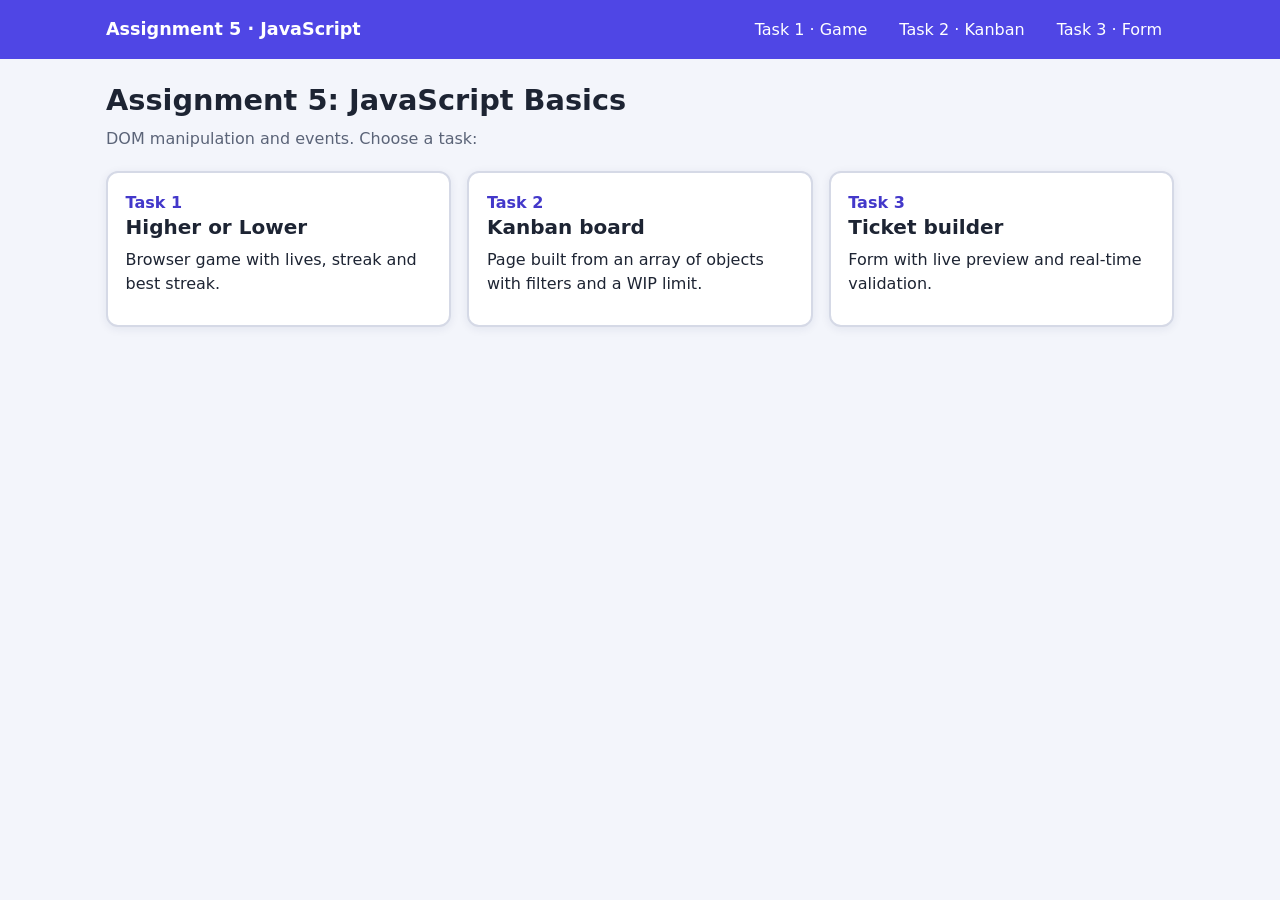
<file: index.html>
<!DOCTYPE html>
<html lang="en">
<head>
  <meta charset="UTF-8">
  <meta name="viewport" content="width=device-width, initial-scale=1">
  <title>Assignment 5 – JavaScript DOM &amp; Events</title>
  <link rel="stylesheet" href="style.css">
</head>
<body>
<header class="site-header">
  <div class="inner">
    <a class="brand" href="index.html">Assignment 5 · JavaScript</a>
    <nav aria-label="Main navigation">
      <a href="task1.html">Task 1 · Game</a>
      <a href="task2.html">Task 2 · Kanban</a>
      <a href="task3.html">Task 3 · Form</a>
    </nav>
  </div>
</header>
<main class="container">
  <h1>Assignment 5: JavaScript Basics</h1>
  <p class="lead">DOM manipulation and events. Choose a task:</p>
  <div class="task-grid">
    <a class="task-link" href="task1.html"><span>Task 1</span><h2>Higher or Lower</h2><p>Browser game with lives, streak and best streak.</p></a>
    <a class="task-link" href="task2.html"><span>Task 2</span><h2>Kanban board</h2><p>Page built from an array of objects with filters and a WIP limit.</p></a>
    <a class="task-link" href="task3.html"><span>Task 3</span><h2>Ticket builder</h2><p>Form with live preview and real-time validation.</p></a>
  </div>
</main>
</body>
</html>
</file>
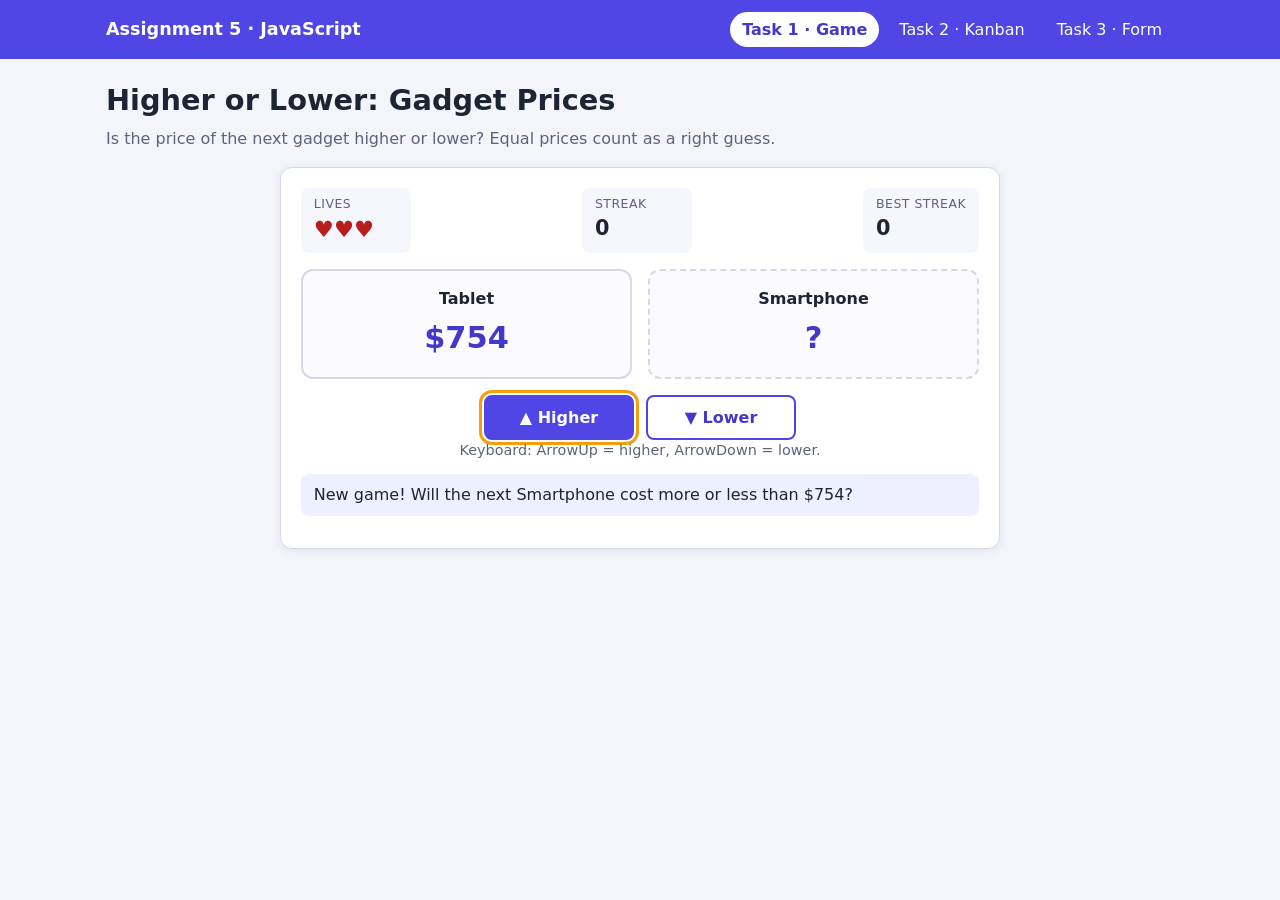
<file: task1.html>
<!DOCTYPE html>
<html lang="en">
<head>
  <meta charset="UTF-8">
  <meta name="viewport" content="width=device-width, initial-scale=1">
  <title>Task 1 – Higher or Lower</title>
  <link rel="stylesheet" href="style.css">
  <script src="task1.js" defer></script>
</head>
<body>
<header class="site-header">
  <div class="inner">
    <a class="brand" href="index.html">Assignment 5 · JavaScript</a>
    <nav aria-label="Main navigation">
      <a href="task1.html" aria-current="page">Task 1 · Game</a>
      <a href="task2.html">Task 2 · Kanban</a>
      <a href="task3.html">Task 3 · Form</a>
    </nav>
  </div>
</header>
<main class="container">
  <h1>Higher or Lower: Gadget Prices</h1>
  <p class="lead">Is the price of the next gadget higher or lower? Equal prices count as a right guess.</p>

  <section class="panel game" id="game" aria-label="Game">
    <div class="stats">
      <div class="stat"><span class="stat-label">Lives</span><span class="stat-value" id="lives" aria-live="polite"></span></div>
      <div class="stat"><span class="stat-label">Streak</span><span class="stat-value" id="streak">0</span></div>
      <div class="stat"><span class="stat-label">Best streak</span><span class="stat-value" id="best">0</span></div>
    </div>

    <div class="cards">
      <div class="item-card current" id="current-card">
        <p class="item-name" id="current-name"></p>
        <p class="item-price" id="current-price"></p>
      </div>
      <div class="item-card hidden-price" id="next-card">
        <p class="item-name" id="next-name"></p>
        <p class="item-price">?</p>
      </div>
    </div>

    <div class="actions">
      <button type="button" class="btn" id="btn-higher">▲ Higher</button>
      <button type="button" class="btn secondary" id="btn-lower">▼ Lower</button>
    </div>
    <p class="hint">Keyboard: ArrowUp = higher, ArrowDown = lower.</p>

    <p class="message" id="message" role="status" aria-live="polite"></p>
    <div class="actions"><button type="button" class="btn" id="btn-restart" hidden>Play again</button></div>
  </section>
</main>
</body>
</html>
</file>
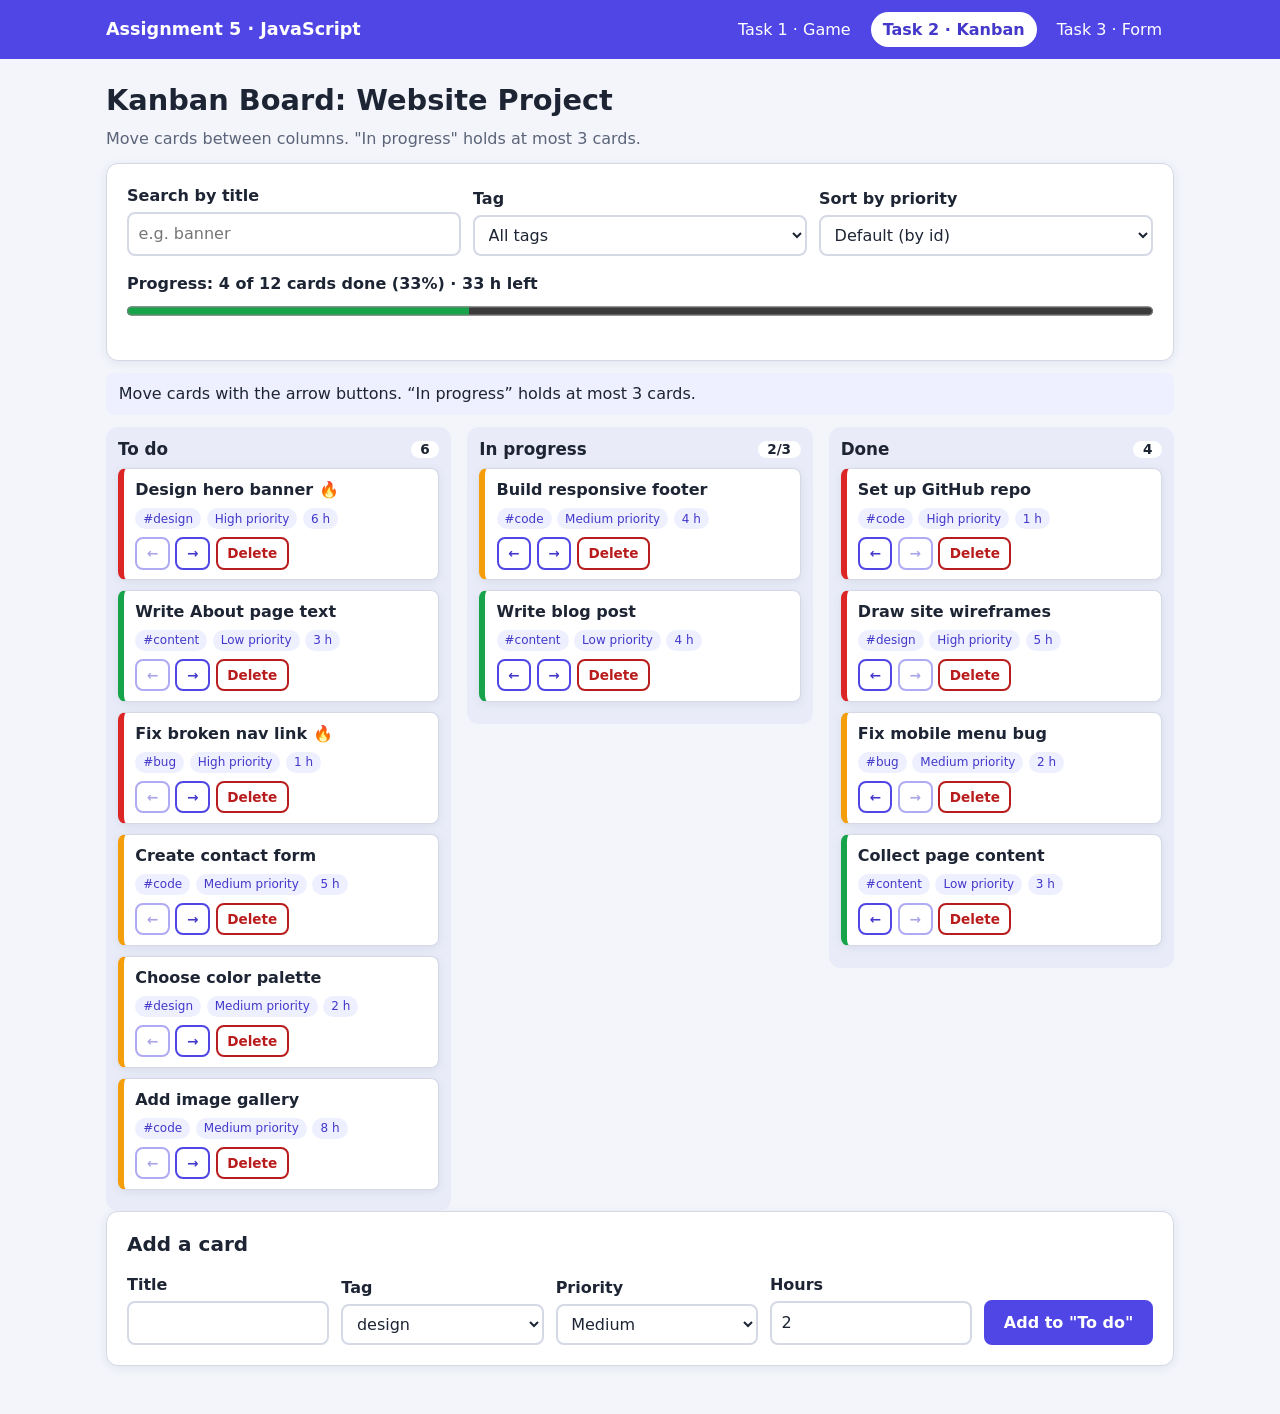
<file: task2.html>
<!DOCTYPE html>
<html lang="en">
<head>
  <meta charset="UTF-8">
  <meta name="viewport" content="width=device-width, initial-scale=1">
  <title>Task 2 – Kanban board</title>
  <link rel="stylesheet" href="style.css">
  <script src="task2.js" defer></script>
</head>
<body>
<header class="site-header">
  <div class="inner">
    <a class="brand" href="index.html">Assignment 5 · JavaScript</a>
    <nav aria-label="Main navigation">
      <a href="task1.html">Task 1 · Game</a>
      <a href="task2.html" aria-current="page">Task 2 · Kanban</a>
      <a href="task3.html">Task 3 · Form</a>
    </nav>
  </div>
</header>
<main class="container">
  <h1>Kanban Board: Website Project</h1>
  <p class="lead">Move cards between columns. "In progress" holds at most 3 cards.</p>

  <section class="panel" aria-label="Filters">
    <div class="toolbar">
      <div class="field">
        <label for="search">Search by title</label>
        <input type="search" id="search" placeholder="e.g. banner" autocomplete="off">
      </div>
      <div class="field">
        <label for="filter-tag">Tag</label>
        <select id="filter-tag"></select>
      </div>
      <div class="field">
        <label for="sort">Sort by priority</label>
        <select id="sort">
          <option value="none">Default (by id)</option>
          <option value="high">High → Low</option>
          <option value="low">Low → High</option>
        </select>
      </div>
    </div>
    <div class="progress-box">
      <label for="progress-bar" id="progress-label">Progress</label>
      <progress id="progress-bar" value="0" max="1"></progress>
    </div>
  </section>

  <p class="message" id="message" role="status" aria-live="polite"></p>

  <div class="board" id="board"></div>

  <section class="panel" aria-label="Add card">
    <h2>Add a card</h2>
    <form class="add-form" id="add-form" novalidate>
      <div class="field">
        <label for="new-title">Title</label>
        <input type="text" id="new-title" maxlength="40" autocomplete="off">
      </div>
      <div class="field">
        <label for="new-tag">Tag</label>
        <select id="new-tag"></select>
      </div>
      <div class="field">
        <label for="new-priority">Priority</label>
        <select id="new-priority">
          <option value="1">Low</option>
          <option value="2" selected>Medium</option>
          <option value="3">High</option>
        </select>
      </div>
      <div class="field">
        <label for="new-hours">Hours</label>
        <input type="number" id="new-hours" min="1" max="40" value="2">
      </div>
      <button type="submit" class="btn">Add to "To do"</button>
    </form>
  </section>
</main>
</body>
</html>
</file>
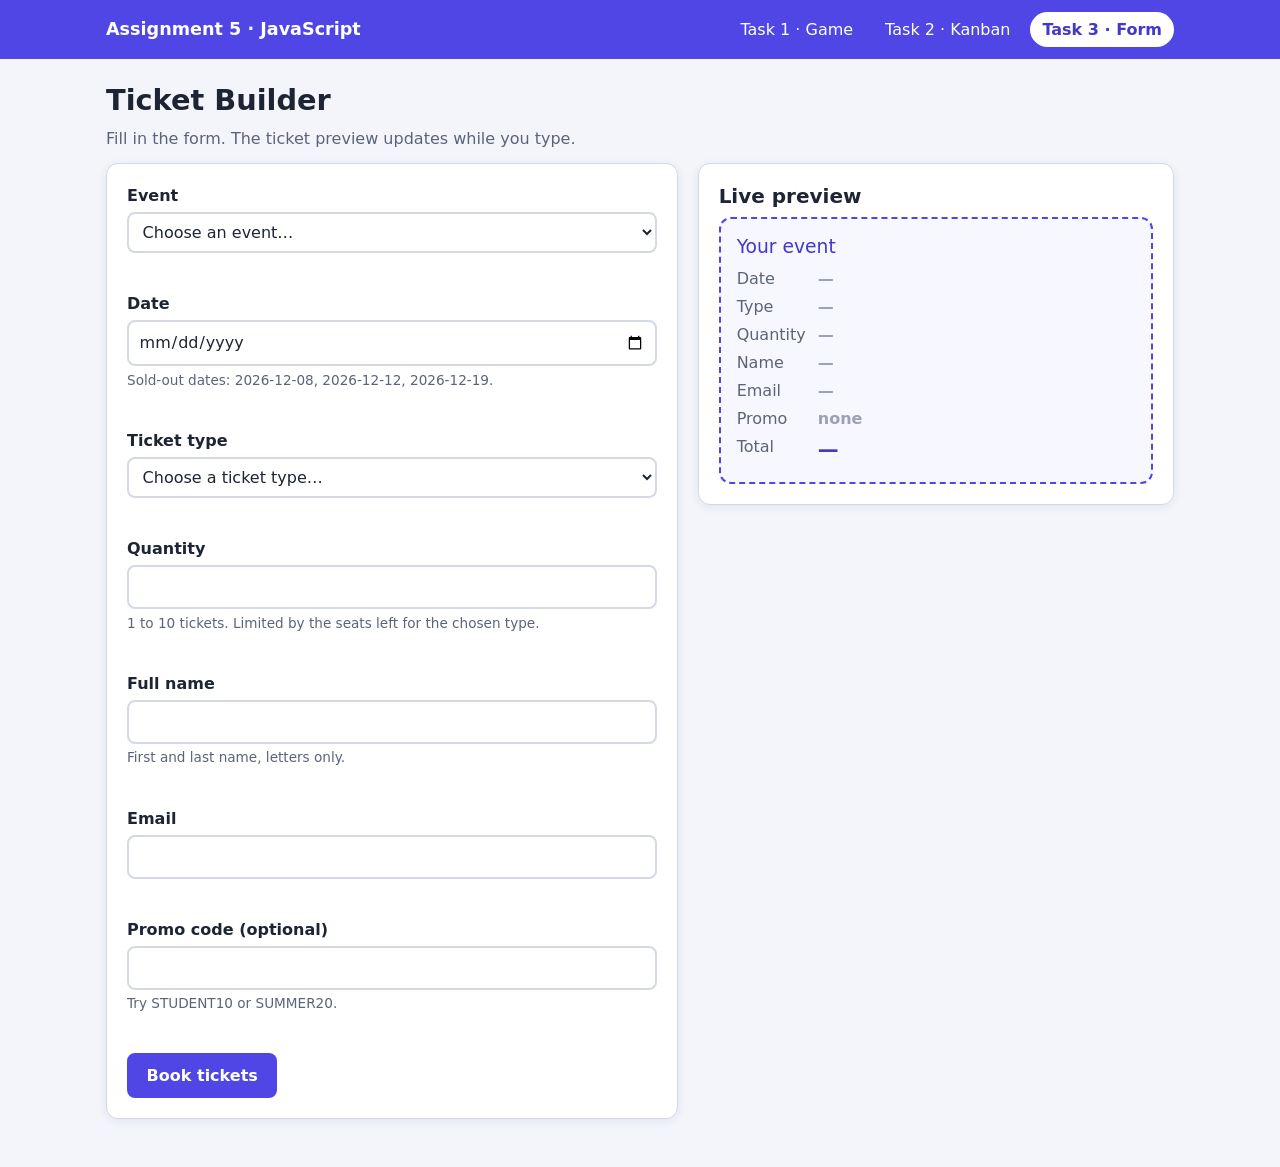
<file: task3.html>
<!DOCTYPE html>
<html lang="en">
<head>
  <meta charset="UTF-8">
  <meta name="viewport" content="width=device-width, initial-scale=1">
  <title>Task 3 – Ticket builder</title>
  <link rel="stylesheet" href="style.css">
  <script src="task3.js" defer></script>
</head>
<body>
<header class="site-header">
  <div class="inner">
    <a class="brand" href="index.html">Assignment 5 · JavaScript</a>
    <nav aria-label="Main navigation">
      <a href="task1.html">Task 1 · Game</a>
      <a href="task2.html">Task 2 · Kanban</a>
      <a href="task3.html" aria-current="page">Task 3 · Form</a>
    </nav>
  </div>
</header>
<main class="container">
  <h1>Ticket Builder</h1>
  <p class="lead">Fill in the form. The ticket preview updates while you type.</p>

  <div class="two-col">
    <section class="panel" aria-label="Booking form">
      <div class="error-summary" id="error-summary" role="alert" tabindex="-1" hidden></div>

      <form id="ticket-form">
        <div class="field" id="field-event">
          <label for="event">Event</label>
          <select id="event" name="event" required aria-describedby="error-event"></select>
          <p class="field-error" id="error-event"></p>
        </div>

        <div class="field" id="field-date">
          <label for="date">Date</label>
          <input type="date" id="date" name="date" required aria-describedby="hint-date error-date">
          <p class="field-hint" id="hint-date"></p>
          <p class="field-error" id="error-date"></p>
        </div>

        <div class="field" id="field-type">
          <label for="type">Ticket type</label>
          <select id="type" name="type" required aria-describedby="error-type"></select>
          <p class="field-error" id="error-type"></p>
        </div>

        <div class="field" id="field-quantity">
          <label for="quantity">Quantity</label>
          <input type="number" id="quantity" name="quantity" min="1" max="10" step="1" required aria-describedby="hint-quantity error-quantity">
          <p class="field-hint" id="hint-quantity">1 to 10 tickets. Limited by the seats left for the chosen type.</p>
          <p class="field-error" id="error-quantity"></p>
        </div>

        <div class="field" id="field-name">
          <label for="name">Full name</label>
          <input type="text" id="name" name="name" required minlength="3" maxlength="40" autocomplete="name" aria-describedby="hint-name error-name">
          <p class="field-hint" id="hint-name">First and last name, letters only.</p>
          <p class="field-error" id="error-name"></p>
        </div>

        <div class="field" id="field-email">
          <label for="email">Email</label>
          <input type="email" id="email" name="email" required autocomplete="email" aria-describedby="error-email">
          <p class="field-error" id="error-email"></p>
        </div>

        <div class="field" id="field-promo">
          <label for="promo">Promo code (optional)</label>
          <input type="text" id="promo" name="promo" maxlength="20" autocomplete="off" aria-describedby="hint-promo error-promo">
          <p class="field-hint" id="hint-promo">Try STUDENT10 or SUMMER20.</p>
          <p class="field-error" id="error-promo"></p>
        </div>

        <button type="submit" class="btn">Book tickets</button>
      </form>
    </section>

    <aside class="preview" aria-label="Ticket preview">
      <div class="panel">
        <h2>Live preview</h2>
        <div class="ticket" aria-live="polite">
          <h3 id="pv-event"></h3>
          <dl>
            <dt>Date</dt><dd id="pv-date"></dd>
            <dt>Type</dt><dd id="pv-type"></dd>
            <dt>Quantity</dt><dd id="pv-quantity"></dd>
            <dt>Name</dt><dd id="pv-name"></dd>
            <dt>Email</dt><dd id="pv-email"></dd>
            <dt>Promo</dt><dd id="pv-promo"></dd>
            <dt>Total</dt><dd class="total" id="pv-total"></dd>
          </dl>
        </div>
      </div>
      <div class="panel" id="result" tabindex="-1"></div>
    </aside>
  </div>
</main>
</body>
</html>
</file>
<file: style.css>
/* ===== Shared styles for Assignment 5 ===== */
:root {
  --bg: #f3f5fb;
  --card: #ffffff;
  --text: #1d2433;
  --muted: #5b6478;
  --primary: #4f46e5;
  --primary-dark: #4338ca;
  --ok: #166534;
  --ok-bg: #dcfce7;
  --bad: #b91c1c;
  --bad-bg: #fee2e2;
  --warn: #92400e;
  --warn-bg: #fef3c7;
  --border: #d5d9e6;
  --radius: 12px;
  --shadow: 0 2px 10px rgba(30, 40, 90, 0.08);
}

* { box-sizing: border-box; }

body {
  margin: 0;
  font-family: "Segoe UI", system-ui, -apple-system, Arial, sans-serif;
  background: var(--bg);
  color: var(--text);
  line-height: 1.5;
}

h1, h2, h3 { line-height: 1.25; margin: 0 0 0.5rem; }
h1 { font-size: 1.8rem; }
h2 { font-size: 1.25rem; }
p { margin: 0 0 0.75rem; }
.lead { color: var(--muted); }

/* ----- header / nav ----- */
.site-header { background: var(--primary); color: #fff; }
.site-header .inner {
  max-width: 1100px; margin: 0 auto; padding: 0.75rem 1rem;
  display: flex; flex-wrap: wrap; gap: 0.5rem 1.25rem; align-items: center; justify-content: space-between;
}
.brand { font-weight: 700; font-size: 1.1rem; color: #fff; text-decoration: none; }
.site-header nav { display: flex; flex-wrap: wrap; gap: 0.25rem 0.5rem; }
.site-header nav a {
  color: #fff; text-decoration: none; padding: 0.35rem 0.75rem; border-radius: 999px;
}
.site-header nav a:hover { background: rgba(255, 255, 255, 0.2); }
.site-header nav a[aria-current="page"] { background: #fff; color: var(--primary-dark); font-weight: 600; }
a:focus-visible, button:focus-visible, input:focus-visible, select:focus-visible, textarea:focus-visible {
  outline: 3px solid #f59e0b; outline-offset: 2px;
}

.container { max-width: 1100px; margin: 0 auto; padding: 1.5rem 1rem 3rem; }

.panel {
  background: var(--card); border: 1px solid var(--border); border-radius: var(--radius);
  box-shadow: var(--shadow); padding: 1.25rem;
}

/* ----- buttons ----- */
.btn {
  font: inherit; font-weight: 600; cursor: pointer; border: 2px solid var(--primary);
  background: var(--primary); color: #fff; padding: 0.55rem 1.1rem; border-radius: 8px;
  transition: background 0.15s, transform 0.05s;
}
.btn:hover:not(:disabled) { background: var(--primary-dark); border-color: var(--primary-dark); }
.btn:active:not(:disabled) { transform: translateY(1px); }
.btn:disabled { opacity: 0.45; cursor: not-allowed; }
.btn.secondary { background: #fff; color: var(--primary-dark); }
.btn.secondary:hover:not(:disabled) { background: #eef0ff; color: var(--primary-dark); }
.btn.danger { background: #fff; color: var(--bad); border-color: var(--bad); }
.btn.danger:hover:not(:disabled) { background: var(--bad-bg); border-color: var(--bad); }
.btn.small { padding: 0.25rem 0.6rem; font-size: 0.85rem; }

/* ----- messages ----- */
.message {
  min-height: 2.6rem; padding: 0.55rem 0.8rem; border-radius: 8px; margin: 0.75rem 0;
  background: #eef0ff; color: var(--text);
}
.message.ok { background: var(--ok-bg); color: var(--ok); }
.message.error { background: var(--bad-bg); color: var(--bad); }
.message.warn { background: var(--warn-bg); color: var(--warn); }

/* ----- index page ----- */
.task-grid { display: grid; grid-template-columns: repeat(auto-fit, minmax(250px, 1fr)); gap: 1rem; margin-top: 1.25rem; }
.task-link {
  display: block; text-decoration: none; color: inherit; background: var(--card);
  border: 2px solid var(--border); border-radius: var(--radius); padding: 1.1rem; box-shadow: var(--shadow);
  transition: border-color 0.15s, transform 0.15s;
}
.task-link:hover { border-color: var(--primary); transform: translateY(-2px); }
.task-link span { color: var(--primary-dark); font-weight: 700; }

/* ===== Task 1: game ===== */
.game { max-width: 720px; margin: 1rem auto 0; }
.stats { display: flex; flex-wrap: wrap; gap: 0.75rem; justify-content: space-between; margin-bottom: 1rem; }
.stat { background: #f6f7fd; border-radius: 8px; padding: 0.4rem 0.8rem; min-width: 110px; }
.stat-label { display: block; font-size: 0.78rem; color: var(--muted); text-transform: uppercase; letter-spacing: 0.04em; }
.stat-value { font-size: 1.3rem; font-weight: 700; }
.heart { color: var(--bad); font-size: 1.4rem; }
.heart.lost { color: #c4c9d8; }
.cards { display: grid; grid-template-columns: 1fr 1fr; gap: 1rem; margin-bottom: 1rem; }
.item-card {
  border: 2px solid var(--border); border-radius: var(--radius); padding: 1rem; text-align: center; background: #fbfbff;
}
.item-card.hidden-price { border-style: dashed; }
.item-name { font-weight: 600; margin-bottom: 0.25rem; }
.item-price { font-size: 1.9rem; font-weight: 800; color: var(--primary-dark); margin: 0; }
.game.win .cards .item-card.current { border-color: #16a34a; background: var(--ok-bg); }
.game.loss .cards .item-card.current { border-color: var(--bad); background: var(--bad-bg); }
.game.over .stat-value { color: var(--bad); }
.actions { display: flex; flex-wrap: wrap; gap: 0.75rem; justify-content: center; }
.actions .btn { min-width: 150px; }
.hint { color: var(--muted); font-size: 0.9rem; text-align: center; }

/* ===== Task 2: kanban ===== */
.toolbar { display: flex; flex-wrap: wrap; gap: 0.75rem; align-items: end; margin-bottom: 1rem; }
.toolbar .field { margin: 0; min-width: 160px; flex: 1 1 160px; }
.progress-box { margin: 1rem 0; }
.progress-box progress { width: 100%; height: 18px; accent-color: #16a34a; }
.board { display: grid; grid-template-columns: repeat(3, minmax(0, 1fr)); gap: 1rem; align-items: start; }
.column { background: #e9ecf8; border-radius: var(--radius); padding: 0.75rem; min-height: 140px; }
.column.full { outline: 2px solid #f59e0b; }
.column h2 { display: flex; justify-content: space-between; align-items: center; font-size: 1.05rem; }
.count { background: #fff; border-radius: 999px; padding: 0 0.6rem; font-size: 0.85rem; }
.card {
  background: #fff; border: 1px solid var(--border); border-left: 6px solid #94a3b8; border-radius: 8px;
  padding: 0.6rem 0.7rem; margin-bottom: 0.6rem; box-shadow: var(--shadow);
}
.card.p1 { border-left-color: #16a34a; }
.card.p2 { border-left-color: #f59e0b; }
.card.p3 { border-left-color: #dc2626; }
.card.urgent .card-title::after { content: " 🔥"; }
.card-title { font-weight: 600; margin-bottom: 0.35rem; overflow-wrap: anywhere; }
.badges { display: flex; flex-wrap: wrap; gap: 0.35rem; margin-bottom: 0.5rem; }
.badge { font-size: 0.75rem; padding: 0.1rem 0.5rem; border-radius: 999px; background: #eef0ff; color: var(--primary-dark); }
.card-actions { display: flex; gap: 0.35rem; }
.empty { color: var(--muted); font-style: italic; text-align: center; padding: 1rem 0.5rem; border: 2px dashed #b9bfd8; border-radius: 8px; }
.empty.big { grid-column: 1 / -1; background: #fff; }
.add-form { display: flex; flex-wrap: wrap; gap: 0.75rem; align-items: end; margin-top: 1rem; }
.add-form .field { margin: 0; flex: 1 1 150px; }

/* ===== Forms / fields ===== */
.field { margin-bottom: 1rem; }
label { display: block; font-weight: 600; margin-bottom: 0.25rem; }
input, select, textarea {
  font: inherit; width: 100%; padding: 0.5rem 0.6rem; border: 2px solid var(--border);
  border-radius: 8px; background: #fff; color: var(--text);
}
input:hover, select:hover { border-color: #aab1cf; }
input:focus, select:focus { border-color: var(--primary); }
.field.invalid input, .field.invalid select { border-color: var(--bad); background: #fff8f8; }
.field.valid input, .field.valid select { border-color: #16a34a; }
.field-hint { font-size: 0.85rem; color: var(--muted); margin: 0.2rem 0 0; }
.field-error { font-size: 0.9rem; color: var(--bad); margin: 0.25rem 0 0; min-height: 1.2rem; font-weight: 600; }
.error-summary {
  background: var(--bad-bg); color: var(--bad); border: 2px solid var(--bad); border-radius: 8px;
  padding: 0.6rem 0.8rem; margin-bottom: 1rem; font-weight: 600;
}
.error-summary:focus { outline: 3px solid #f59e0b; }

/* ===== Task 3: ticket page ===== */
.two-col { display: grid; grid-template-columns: 1.2fr 1fr; gap: 1.25rem; align-items: start; }
.preview { position: sticky; top: 1rem; }
.ticket {
  border: 2px dashed var(--primary); border-radius: var(--radius); padding: 1rem; background: #f7f7ff;
}
.ticket h3 { color: var(--primary-dark); }
.ticket dl { margin: 0; display: grid; grid-template-columns: auto 1fr; gap: 0.25rem 0.75rem; }
.ticket dt { color: var(--muted); }
.ticket dd { margin: 0; font-weight: 600; overflow-wrap: anywhere; }
.ticket .total { font-size: 1.3rem; color: var(--primary-dark); }
.ticket.final { border-style: solid; border-color: #16a34a; background: var(--ok-bg); }
.ticket.final:focus { outline: 3px solid #f59e0b; }
.booking-code { font-family: Consolas, monospace; font-size: 1.4rem; letter-spacing: 0.1em; }
.placeholder { color: #9aa1b8; font-weight: 400; }
.ticket-empty { text-align: center; color: var(--muted); padding: 1rem; border: 2px dashed var(--border); border-radius: 8px; }

/* ===== Responsive ===== */
@media (max-width: 800px) {
  .board { grid-template-columns: 1fr; }
  .two-col { grid-template-columns: 1fr; }
  .preview { position: static; }
}
@media (max-width: 480px) {
  h1 { font-size: 1.45rem; }
  .cards { grid-template-columns: 1fr; }
  .item-price { font-size: 1.5rem; }
  .actions .btn { width: 100%; }
}
.preview .panel + .panel { margin-top: 1rem; }
.preview .panel:empty { display: none; }
</file>
